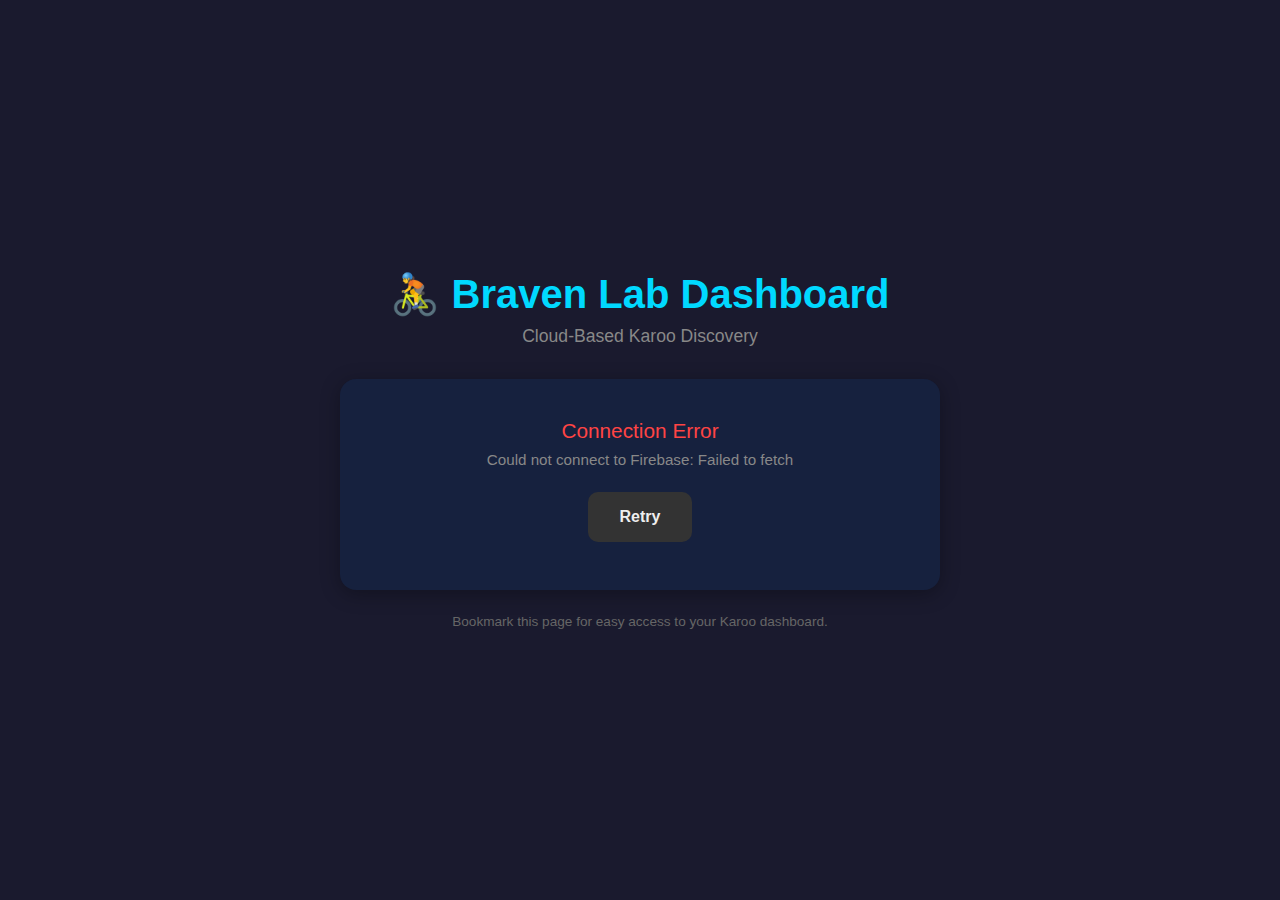
<file: docs/index.html>
<!doctype html>
<html lang="en">
  <head>
    <meta charset="UTF-8" />
    <meta name="viewport" content="width=device-width, initial-scale=1.0" />
    <title>Braven Lab Dashboard - Connect</title>
    <style>
      :root {
        --bg-color: #1a1a2e;
        --card-bg: #16213e;
        --text-color: #eee;
        --accent-color: #00d9ff;
        --success-color: #00ff88;
        --warning-color: #ffaa00;
        --error-color: #ff4444;
      }

      * {
        margin: 0;
        padding: 0;
        box-sizing: border-box;
      }

      body {
        font-family:
          -apple-system, BlinkMacSystemFont, "Segoe UI", Roboto, sans-serif;
        background: var(--bg-color);
        color: var(--text-color);
        min-height: 100vh;
        display: flex;
        flex-direction: column;
        align-items: center;
        justify-content: center;
        padding: 2rem;
      }

      .container {
        max-width: 600px;
        width: 100%;
        text-align: center;
      }

      h1 {
        font-size: 2.5rem;
        margin-bottom: 0.5rem;
        color: var(--accent-color);
      }

      .subtitle {
        color: #888;
        margin-bottom: 2rem;
        font-size: 1.1rem;
      }

      .status-card {
        background: var(--card-bg);
        border-radius: 16px;
        padding: 2.5rem;
        margin-bottom: 1.5rem;
        box-shadow: 0 4px 20px rgba(0, 0, 0, 0.3);
      }

      .spinner {
        width: 60px;
        height: 60px;
        border: 4px solid #333;
        border-top-color: var(--accent-color);
        border-radius: 50%;
        animation: spin 1s linear infinite;
        margin: 0 auto 1.5rem;
      }

      @keyframes spin {
        to {
          transform: rotate(360deg);
        }
      }

      .status-text {
        font-size: 1.3rem;
        margin-bottom: 0.5rem;
      }

      .status-detail {
        color: #888;
        font-size: 0.95rem;
      }

      .hidden {
        display: none;
      }

      .found-url {
        font-size: 1.5rem;
        color: var(--success-color);
        margin: 1rem 0;
        word-break: break-all;
      }

      .btn {
        display: inline-block;
        padding: 1rem 2rem;
        border-radius: 10px;
        font-size: 1rem;
        cursor: pointer;
        text-decoration: none;
        transition: all 0.2s;
        border: none;
        font-weight: 600;
        margin: 0.5rem;
      }

      .btn-primary {
        background: var(--accent-color);
        color: var(--bg-color);
      }

      .btn-primary:hover {
        background: #00b8d9;
        transform: translateY(-2px);
        box-shadow: 0 4px 15px rgba(0, 217, 255, 0.3);
      }

      .btn-secondary {
        background: #333;
        color: var(--text-color);
      }

      .btn-secondary:hover {
        background: #444;
      }

      .timestamp {
        font-size: 0.85rem;
        color: #666;
        margin-top: 1rem;
      }

      .setup-needed {
        text-align: left;
        margin-top: 2rem;
      }

      .setup-needed h3 {
        color: var(--warning-color);
        margin-bottom: 1rem;
      }

      .setup-needed ol {
        margin-left: 1.5rem;
        line-height: 1.8;
      }

      .setup-needed code {
        background: #0d1b2a;
        padding: 0.2rem 0.5rem;
        border-radius: 4px;
        font-size: 0.9rem;
      }

      .config-form {
        margin-top: 2rem;
        padding-top: 1.5rem;
        border-top: 1px solid #333;
      }

      .config-form input {
        background: #0d1b2a;
        border: 2px solid #333;
        border-radius: 10px;
        padding: 0.8rem 1rem;
        color: var(--text-color);
        font-size: 1rem;
        width: 100%;
        max-width: 400px;
        margin-bottom: 1rem;
      }

      .config-form input:focus {
        outline: none;
        border-color: var(--accent-color);
      }

      .countdown {
        color: var(--accent-color);
        font-weight: bold;
      }

      .auto-redirect-note {
        background: #0d1b2a;
        border-radius: 10px;
        padding: 1rem;
        margin-top: 1rem;
        font-size: 0.9rem;
        color: #888;
      }
    </style>
  </head>
  <body>
    <div class="container">
      <h1>🚴 Braven Lab Dashboard</h1>
      <p class="subtitle">Cloud-Based Karoo Discovery</p>

      <div class="status-card">
        <!-- Loading State -->
        <div id="loading">
          <div class="spinner"></div>
          <p class="status-text">Checking for Karoo...</p>
          <p class="status-detail" id="loadingDetail">
            Connecting to Firebase...
          </p>
        </div>

        <!-- Found State -->
        <div id="found" class="hidden">
          <p class="status-text" style="color: var(--success-color)">
            ✓ Karoo Online!
          </p>
          <p class="found-url" id="foundUrl"></p>
          <p class="timestamp" id="lastSeen"></p>
          <div class="auto-redirect-note">
            Auto-redirecting in
            <span id="countdown" class="countdown">5</span> seconds...
          </div>
          <div style="margin-top: 1.5rem">
            <a href="#" id="btnDashboard" class="btn btn-primary"
              >Launch Dashboard</a
            >
          </div>
        </div>

        <!-- Offline State -->
        <div id="offline" class="hidden">
          <p class="status-text" style="color: var(--warning-color)">
            ⚠ Karoo Offline
          </p>
          <p class="status-detail">
            The Karoo hasn't reported its status recently.<br />
            Make sure the device is powered on and connected to WiFi.
          </p>
          <p class="timestamp" id="lastSeenOffline"></p>
          <button
            class="btn btn-primary"
            onclick="checkStatus()"
            style="margin-top: 1.5rem"
          >
            Refresh
          </button>
        </div>

        <!-- Not Configured State -->
        <div id="notConfigured" class="hidden">
          <p class="status-text" style="color: var(--error-color)">
            Setup Required
          </p>
          <p class="status-detail">Enter your Firebase Database URL below.</p>

          <div class="config-form">
            <input
              type="text"
              id="firebaseUrl"
              placeholder="https://your-project.firebaseio.com"
            />
            <br />
            <input
              type="text"
              id="deviceId"
              placeholder="Device ID (default: braven-karoo)"
              value="braven-karoo"
            />
            <br />
            <button class="btn btn-primary" onclick="saveConfig()">
              Connect
            </button>
          </div>

          <div class="setup-needed">
            <h3>First Time Setup:</h3>
            <ol>
              <li>
                Create a
                <a
                  href="https://console.firebase.google.com/"
                  target="_blank"
                  style="color: var(--accent-color)"
                  >Firebase project</a
                >
              </li>
              <li>Go to Realtime Database → Create Database</li>
              <li>
                Set rules to allow read/write (for testing):<br />
                <code>{ "rules": { ".read": true, ".write": true } }</code>
              </li>
              <li>
                Copy your database URL (e.g.,
                <code>https://xyz.firebaseio.com</code>)
              </li>
              <li>Enter it above</li>
              <li>
                Update <code>FIREBASE_URL</code> in your app's build.gradle.kts
              </li>
            </ol>
          </div>
        </div>

        <!-- Error State -->
        <div id="error" class="hidden">
          <p class="status-text" style="color: var(--error-color)">
            Connection Error
          </p>
          <p class="status-detail" id="errorDetail"></p>
          <button
            class="btn btn-secondary"
            onclick="checkStatus()"
            style="margin-top: 1.5rem"
          >
            Retry
          </button>
        </div>
      </div>

      <p style="color: #666; font-size: 0.85rem">
        Bookmark this page for easy access to your Karoo dashboard.
      </p>
    </div>

    <script>
      const STALE_THRESHOLD_MS = 120000; // 2 minutes - consider offline if no update
      const REDIRECT_DELAY = 5;
      const REFRESH_INTERVAL_MS = 10000; // Check every 10 seconds

      // Default Firebase URL - pre-configured for Braven Lab
      const DEFAULT_FIREBASE_URL =
        "https://braven-deee0-default-rtdb.us-central1.firebasedatabase.app";

      let firebaseUrl =
        localStorage.getItem("braven-firebase-url") || DEFAULT_FIREBASE_URL;
      let deviceId = localStorage.getItem("braven-device-id") || "braven-karoo";
      let redirectTimer = null;
      let refreshTimer = null;

      function showState(state) {
        ["loading", "found", "offline", "notConfigured", "error"].forEach(
          (s) => {
            document.getElementById(s).classList.toggle("hidden", s !== state);
          },
        );

        // Stop redirect timer when changing states
        if (state !== "found" && redirectTimer) {
          clearInterval(redirectTimer);
          redirectTimer = null;
        }
      }

      function formatTimestamp(timestamp) {
        if (!timestamp) return "Unknown";
        const date = new Date(timestamp);
        const now = new Date();
        const diffMs = now - date;

        if (diffMs < 60000) {
          return "Just now";
        } else if (diffMs < 3600000) {
          const mins = Math.floor(diffMs / 60000);
          return `${mins} minute${mins > 1 ? "s" : ""} ago`;
        } else if (diffMs < 86400000) {
          const hours = Math.floor(diffMs / 3600000);
          return `${hours} hour${hours > 1 ? "s" : ""} ago`;
        } else {
          return date.toLocaleString();
        }
      }

      async function checkStatus() {
        if (!firebaseUrl) {
          showState("notConfigured");
          return;
        }

        showState("loading");
        document.getElementById("loadingDetail").textContent =
          "Fetching device status...";

        try {
          const url = `${firebaseUrl}/devices/${deviceId}.json`;
          const response = await fetch(url);

          if (!response.ok) {
            throw new Error(`HTTP ${response.status}`);
          }

          const data = await response.json();

          if (!data || !data.ip) {
            document.getElementById("loadingDetail").textContent =
              "No device data found";
            setTimeout(() => showState("offline"), 1000);
            document.getElementById("lastSeenOffline").textContent =
              "Device has never connected";
            return;
          }

          const now = Date.now();
          const lastUpdate = data.timestamp || 0;
          const isStale = now - lastUpdate > STALE_THRESHOLD_MS;

          if (isStale) {
            showState("offline");
            document.getElementById("lastSeenOffline").textContent =
              `Last seen: ${formatTimestamp(lastUpdate)}`;
          } else {
            showFound(data);
          }
        } catch (e) {
          console.error("Firebase fetch error:", e);
          showState("error");
          document.getElementById("errorDetail").textContent =
            `Could not connect to Firebase: ${e.message}`;
        }
      }

      function showFound(data) {
        const url = data.url || `http://${data.ip}:${data.port || 8080}`;

        showState("found");
        document.getElementById("foundUrl").textContent = url;
        document.getElementById("lastSeen").textContent =
          `Last update: ${formatTimestamp(data.timestamp)}`;

        document.getElementById("btnDashboard").href = url;

        // Start auto-redirect countdown
        startRedirectCountdown(url);
      }

      function startRedirectCountdown(url) {
        if (redirectTimer) {
          clearInterval(redirectTimer);
        }

        let seconds = REDIRECT_DELAY;
        const countdownEl = document.getElementById("countdown");
        countdownEl.textContent = seconds;

        redirectTimer = setInterval(() => {
          seconds--;
          countdownEl.textContent = seconds;

          if (seconds <= 0) {
            clearInterval(redirectTimer);
            window.location.href = url;
          }
        }, 1000);
      }

      function saveConfig() {
        const urlInput = document.getElementById("firebaseUrl").value.trim();
        const idInput =
          document.getElementById("deviceId").value.trim() || "braven-karoo";

        if (!urlInput) {
          alert("Please enter a Firebase Database URL");
          return;
        }

        // Clean up URL - remove trailing slash
        firebaseUrl = urlInput.replace(/\/$/, "");
        deviceId = idInput;

        localStorage.setItem("braven-firebase-url", firebaseUrl);
        localStorage.setItem("braven-device-id", deviceId);

        checkStatus();
      }

      // Cancel redirect when clicking buttons
      document.querySelectorAll(".btn").forEach((btn) => {
        btn.addEventListener("click", (e) => {
          if (redirectTimer && btn.getAttribute("href")) {
            clearInterval(redirectTimer);
            redirectTimer = null;
          }
        });
      });

      // Handle Enter key in config form
      document
        .getElementById("firebaseUrl")
        .addEventListener("keypress", (e) => {
          if (e.key === "Enter") saveConfig();
        });

      document.getElementById("deviceId").addEventListener("keypress", (e) => {
        if (e.key === "Enter") saveConfig();
      });

      // Start on page load
      document.addEventListener("DOMContentLoaded", () => {
        // Pre-fill saved values
        if (firebaseUrl) {
          document.getElementById("firebaseUrl").value = firebaseUrl;
        }
        if (deviceId) {
          document.getElementById("deviceId").value = deviceId;
        }

        checkStatus();

        // Set up periodic refresh
        refreshTimer = setInterval(() => {
          // Only refresh if we're showing found or offline state
          const foundEl = document.getElementById("found");
          const offlineEl = document.getElementById("offline");
          if (
            !foundEl.classList.contains("hidden") ||
            !offlineEl.classList.contains("hidden")
          ) {
            // Refresh silently (don't show loading spinner)
            silentRefresh();
          }
        }, REFRESH_INTERVAL_MS);
      });

      async function silentRefresh() {
        if (!firebaseUrl) return;

        try {
          const url = `${firebaseUrl}/devices/${deviceId}.json`;
          const response = await fetch(url);
          if (!response.ok) return;

          const data = await response.json();
          if (!data || !data.ip) return;

          const now = Date.now();
          const lastUpdate = data.timestamp || 0;
          const isStale = now - lastUpdate > STALE_THRESHOLD_MS;

          // Update last seen time
          const foundEl = document.getElementById("found");
          if (!foundEl.classList.contains("hidden")) {
            document.getElementById("lastSeen").textContent =
              `Last update: ${formatTimestamp(lastUpdate)}`;

            // If became stale, switch to offline
            if (isStale) {
              showState("offline");
              document.getElementById("lastSeenOffline").textContent =
                `Last seen: ${formatTimestamp(lastUpdate)}`;
            }
          } else {
            // If was offline but now online, switch to found
            if (!isStale) {
              showFound(data);
            } else {
              document.getElementById("lastSeenOffline").textContent =
                `Last seen: ${formatTimestamp(lastUpdate)}`;
            }
          }
        } catch (e) {
          console.error("Silent refresh error:", e);
        }
      }
    </script>
  </body>
</html>
</file>
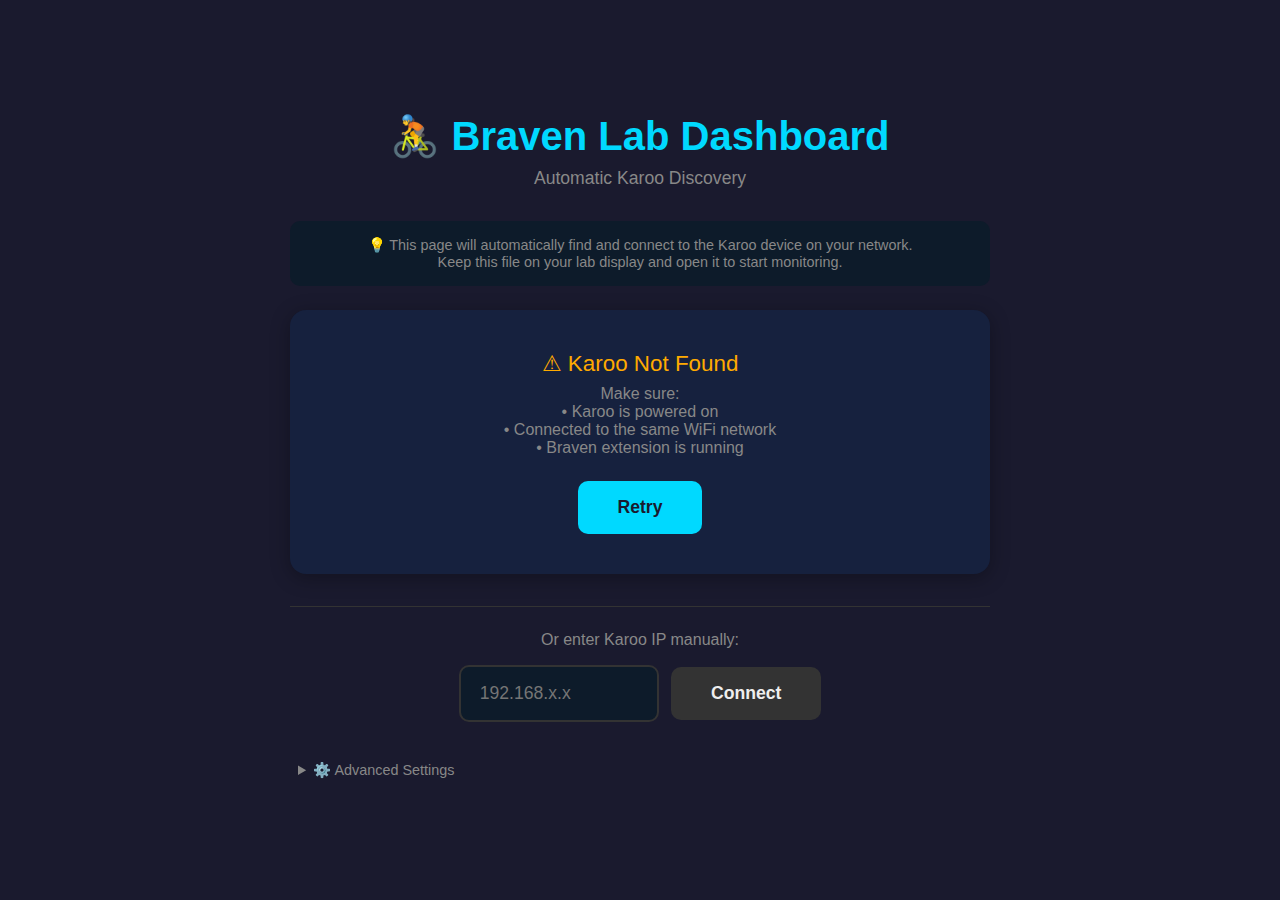
<file: lab-display/braven-discovery.html>
<!doctype html>
<html lang="en">
  <head>
    <meta charset="UTF-8" />
    <meta name="viewport" content="width=device-width, initial-scale=1.0" />
    <title>Braven Lab Dashboard - Auto Discovery</title>
    <style>
      :root {
        --bg-color: #1a1a2e;
        --card-bg: #16213e;
        --text-color: #eee;
        --accent-color: #00d9ff;
        --success-color: #00ff88;
        --warning-color: #ffaa00;
        --error-color: #ff4444;
      }

      * {
        margin: 0;
        padding: 0;
        box-sizing: border-box;
      }

      body {
        font-family:
          -apple-system, BlinkMacSystemFont, "Segoe UI", Roboto, sans-serif;
        background: var(--bg-color);
        color: var(--text-color);
        min-height: 100vh;
        display: flex;
        flex-direction: column;
        align-items: center;
        justify-content: center;
        padding: 2rem;
      }

      .container {
        max-width: 700px;
        width: 100%;
        text-align: center;
      }

      h1 {
        font-size: 2.5rem;
        margin-bottom: 0.5rem;
        color: var(--accent-color);
      }

      .subtitle {
        color: #888;
        margin-bottom: 2rem;
        font-size: 1.1rem;
      }

      .status-card {
        background: var(--card-bg);
        border-radius: 16px;
        padding: 2.5rem;
        margin-bottom: 1.5rem;
        box-shadow: 0 4px 20px rgba(0, 0, 0, 0.3);
      }

      .spinner {
        width: 80px;
        height: 80px;
        border: 5px solid #333;
        border-top-color: var(--accent-color);
        border-radius: 50%;
        animation: spin 1s linear infinite;
        margin: 0 auto 1.5rem;
      }

      @keyframes spin {
        to {
          transform: rotate(360deg);
        }
      }

      .status-text {
        font-size: 1.4rem;
        margin-bottom: 0.5rem;
      }

      .progress-text {
        color: #888;
        font-size: 1rem;
      }

      .found {
        display: none;
      }

      .found.visible {
        display: block;
      }

      .found-url {
        font-size: 1.8rem;
        color: var(--success-color);
        margin: 1.5rem 0;
        word-break: break-all;
      }

      .btn {
        display: inline-block;
        padding: 1rem 2.5rem;
        border-radius: 10px;
        font-size: 1.1rem;
        cursor: pointer;
        text-decoration: none;
        transition: all 0.2s;
        border: none;
        font-weight: 600;
      }

      .btn-primary {
        background: var(--accent-color);
        color: var(--bg-color);
      }

      .btn-primary:hover {
        background: #00b8d9;
        transform: translateY(-2px);
        box-shadow: 0 4px 15px rgba(0, 217, 255, 0.3);
      }

      .btn-secondary {
        background: #333;
        color: var(--text-color);
      }

      .btn-secondary:hover {
        background: #444;
      }

      .view-buttons {
        display: flex;
        gap: 1rem;
        justify-content: center;
        flex-wrap: wrap;
        margin-top: 1.5rem;
      }

      .manual-entry {
        margin-top: 2rem;
        padding-top: 1.5rem;
        border-top: 1px solid #333;
      }

      .manual-entry input {
        background: #0d1b2a;
        border: 2px solid #333;
        border-radius: 10px;
        padding: 1rem 1.2rem;
        color: var(--text-color);
        font-size: 1.1rem;
        width: 200px;
        margin-right: 0.5rem;
      }

      .manual-entry input:focus {
        outline: none;
        border-color: var(--accent-color);
      }

      .error-message {
        color: var(--error-color);
        margin-top: 1rem;
        display: none;
      }

      .error-message.visible {
        display: block;
      }

      .settings {
        margin-top: 2rem;
        text-align: left;
        font-size: 0.9rem;
        color: #666;
      }

      .settings summary {
        cursor: pointer;
        color: #888;
        padding: 0.5rem;
      }

      .settings-content {
        margin-top: 1rem;
        padding: 1.5rem;
        background: #0d1b2a;
        border-radius: 10px;
      }

      .settings label {
        display: block;
        margin-bottom: 0.75rem;
      }

      .settings input[type="text"] {
        background: var(--card-bg);
        border: 1px solid #333;
        border-radius: 6px;
        padding: 0.6rem;
        color: var(--text-color);
        width: 150px;
        margin-left: 0.5rem;
      }

      .auto-connect-info {
        background: #0d1b2a;
        border-radius: 10px;
        padding: 1rem 1.5rem;
        margin-bottom: 1.5rem;
        font-size: 0.9rem;
        color: #888;
      }

      .countdown {
        color: var(--accent-color);
        font-weight: bold;
      }
    </style>
  </head>
  <body>
    <div class="container">
      <h1>🚴 Braven Lab Dashboard</h1>
      <p class="subtitle">Automatic Karoo Discovery</p>

      <div class="auto-connect-info">
        💡 This page will automatically find and connect to the Karoo device on
        your network.
        <br />Keep this file on your lab display and open it to start
        monitoring.
      </div>

      <div class="status-card">
        <!-- Scanning State -->
        <div id="scanning">
          <div class="spinner"></div>
          <p class="status-text">Searching for Karoo...</p>
          <p class="progress-text" id="progress">Checking saved address...</p>
        </div>

        <!-- Found State -->
        <div id="found" class="found">
          <p class="status-text" style="color: var(--success-color)">
            ✓ Karoo Found!
          </p>
          <p class="found-url" id="foundUrl"></p>
          <p class="progress-text">
            Auto-redirecting in
            <span id="countdown" class="countdown">3</span> seconds...
          </p>
          <div class="view-buttons">
            <a href="#" id="btnCoach" class="btn btn-primary">Coach View</a>
            <a href="#" id="btnAthlete" class="btn btn-primary">Athlete View</a>
            <a href="#" id="btnMain" class="btn btn-secondary"
              >Main Dashboard</a
            >
          </div>
        </div>

        <!-- Not Found State -->
        <div id="notFound" class="found">
          <p class="status-text" style="color: var(--warning-color)">
            ⚠ Karoo Not Found
          </p>
          <p class="progress-text">
            Make sure:<br />
            • Karoo is powered on<br />
            • Connected to the same WiFi network<br />
            • Braven extension is running
          </p>
          <button
            class="btn btn-primary"
            onclick="startScan()"
            style="margin-top: 1.5rem"
          >
            Retry
          </button>
        </div>
      </div>

      <div class="manual-entry">
        <p style="margin-bottom: 1rem; color: #888">
          Or enter Karoo IP manually:
        </p>
        <input type="text" id="manualIp" placeholder="192.168.x.x" />
        <button class="btn btn-secondary" onclick="tryManualIp()">
          Connect
        </button>
        <p class="error-message" id="manualError">
          Could not connect to that address
        </p>
      </div>

      <details class="settings">
        <summary>⚙️ Advanced Settings</summary>
        <div class="settings-content">
          <label>
            Subnet prefix:
            <input type="text" id="subnet" value="192.168.8" />
          </label>
          <label>
            Port:
            <input type="text" id="port" value="8080" />
          </label>
          <label style="margin-top: 1rem">
            <input type="checkbox" id="autoRedirect" checked />
            Auto-redirect to Coach view when found
          </label>
          <p style="margin-top: 1rem; color: #666; font-size: 0.85rem">
            The scanner will check IPs from .1 to .254 in the specified subnet.
          </p>
        </div>
      </details>
    </div>

    <script>
      const SCAN_TIMEOUT = 400; // ms per IP
      const BATCH_SIZE = 25; // IPs to scan in parallel
      const REDIRECT_DELAY = 3; // seconds before auto-redirect

      let foundUrl = null;
      let redirectTimer = null;

      async function checkMdns() {
        const mdnsUrls = [
          "http://braven-karoo.local:8080",
          "http://braven-karoo:8080",
        ];

        for (const url of mdnsUrls) {
          updateProgress(`Trying mDNS: ${url}`);
          try {
            const response = await fetchWithTimeout(
              `${url}/api/discovery`,
              SCAN_TIMEOUT * 3,
            );
            if (response.ok) {
              const data = await response.json();
              if (data.service === "braven-dashboard") {
                return url;
              }
            }
          } catch (e) {
            // mDNS not available
          }
        }
        return null;
      }

      async function scanSubnet() {
        const subnet = document.getElementById("subnet").value || "192.168.8";
        const port = document.getElementById("port").value || "8080";

        for (let start = 1; start <= 254; start += BATCH_SIZE) {
          const end = Math.min(start + BATCH_SIZE - 1, 254);
          updateProgress(`Scanning ${subnet}.${start} - ${subnet}.${end}...`);

          const promises = [];
          for (let i = start; i <= end; i++) {
            const ip = `${subnet}.${i}`;
            const url = `http://${ip}:${port}`;
            promises.push(checkHost(url));
          }

          const results = await Promise.all(promises);
          const found = results.find((r) => r !== null);
          if (found) {
            return found;
          }
        }

        return null;
      }

      async function checkHost(baseUrl) {
        try {
          const response = await fetchWithTimeout(
            `${baseUrl}/api/discovery`,
            SCAN_TIMEOUT,
          );
          if (response.ok) {
            const data = await response.json();
            if (data.service === "braven-dashboard") {
              return baseUrl;
            }
          }
        } catch (e) {
          // Host not responding
        }
        return null;
      }

      function fetchWithTimeout(url, timeout) {
        const controller = new AbortController();
        const timeoutId = setTimeout(() => controller.abort(), timeout);

        return fetch(url, {
          signal: controller.signal,
          mode: "cors",
        }).finally(() => clearTimeout(timeoutId));
      }

      function updateProgress(text) {
        document.getElementById("progress").textContent = text;
      }

      function showFound(url) {
        foundUrl = url;
        document.getElementById("scanning").style.display = "none";
        document.getElementById("notFound").style.display = "none";
        document.getElementById("found").style.display = "block";
        document.getElementById("foundUrl").textContent = url;

        document.getElementById("btnCoach").href = `${url}/coach`;
        document.getElementById("btnAthlete").href = `${url}/athlete`;
        document.getElementById("btnMain").href = url;

        // Save for next time
        localStorage.setItem("braven-karoo-url", url);

        // Start auto-redirect countdown
        const autoRedirect = document.getElementById("autoRedirect").checked;
        if (autoRedirect) {
          startRedirectCountdown();
        }
      }

      function startRedirectCountdown() {
        let seconds = REDIRECT_DELAY;
        const countdownEl = document.getElementById("countdown");
        countdownEl.textContent = seconds;

        redirectTimer = setInterval(() => {
          seconds--;
          countdownEl.textContent = seconds;

          if (seconds <= 0) {
            clearInterval(redirectTimer);
            window.location.href = `${foundUrl}/coach`;
          }
        }, 1000);
      }

      function showNotFound() {
        document.getElementById("scanning").style.display = "none";
        document.getElementById("found").style.display = "none";
        document.getElementById("notFound").style.display = "block";
      }

      function showScanning() {
        if (redirectTimer) {
          clearInterval(redirectTimer);
          redirectTimer = null;
        }
        document.getElementById("scanning").style.display = "block";
        document.getElementById("found").style.display = "none";
        document.getElementById("notFound").style.display = "none";
      }

      async function startScan() {
        showScanning();

        // Check saved URL first
        const savedUrl = localStorage.getItem("braven-karoo-url");
        if (savedUrl) {
          updateProgress(`Checking saved address: ${savedUrl}`);
          const result = await checkHost(savedUrl);
          if (result) {
            showFound(result);
            return;
          }
        }

        // Try mDNS
        updateProgress("Trying mDNS discovery...");
        let found = await checkMdns();
        if (found) {
          showFound(found);
          return;
        }

        // Fall back to subnet scan
        updateProgress("Scanning network...");
        found = await scanSubnet();

        if (found) {
          showFound(found);
        } else {
          showNotFound();
        }
      }

      async function tryManualIp() {
        const ip = document.getElementById("manualIp").value.trim();
        const port = document.getElementById("port").value || "8080";
        const errorEl = document.getElementById("manualError");

        if (!ip) {
          errorEl.textContent = "Please enter an IP address";
          errorEl.classList.add("visible");
          return;
        }

        errorEl.classList.remove("visible");
        const url = `http://${ip}:${port}`;

        try {
          const result = await checkHost(url);
          if (result) {
            showFound(result);
          } else {
            errorEl.textContent = "Braven Dashboard not found at that address";
            errorEl.classList.add("visible");
          }
        } catch (e) {
          errorEl.textContent = "Could not connect to that address";
          errorEl.classList.add("visible");
        }
      }

      // Start on page load
      document.addEventListener("DOMContentLoaded", () => {
        startScan();
      });

      // Handle Enter key
      document.getElementById("manualIp").addEventListener("keypress", (e) => {
        if (e.key === "Enter") {
          tryManualIp();
        }
      });

      // Cancel redirect when clicking buttons manually
      document.querySelectorAll(".btn").forEach((btn) => {
        btn.addEventListener("click", () => {
          if (redirectTimer) {
            clearInterval(redirectTimer);
            redirectTimer = null;
          }
        });
      });
    </script>
  </body>
</html>
</file>
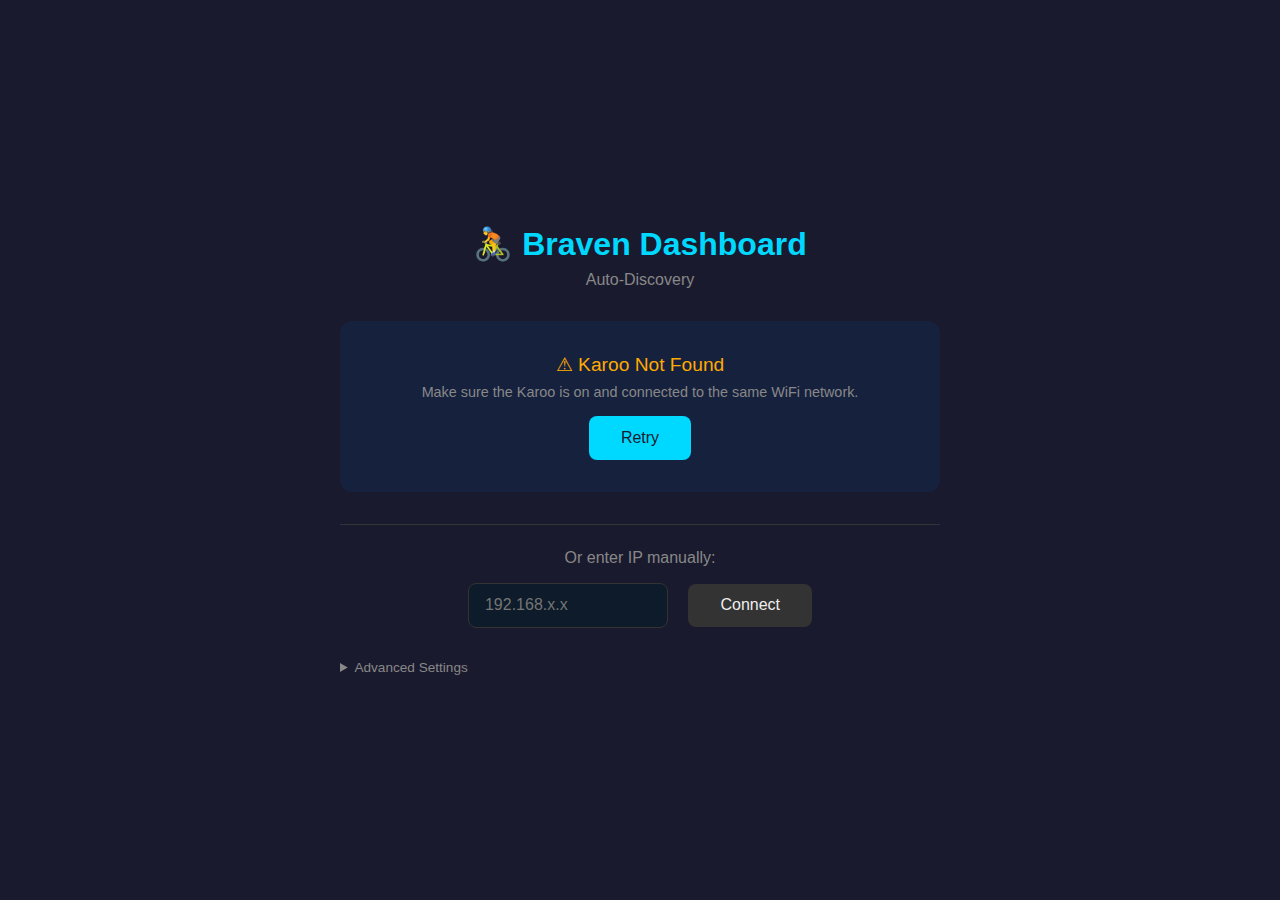
<file: app/src/main/assets/web/discovery.html>
<!doctype html>
<html lang="en">
  <head>
    <meta charset="UTF-8" />
    <meta name="viewport" content="width=device-width, initial-scale=1.0" />
    <title>Braven Dashboard - Discovery</title>
    <style>
      :root {
        --bg-color: #1a1a2e;
        --card-bg: #16213e;
        --text-color: #eee;
        --accent-color: #00d9ff;
        --success-color: #00ff88;
        --warning-color: #ffaa00;
        --error-color: #ff4444;
      }

      * {
        margin: 0;
        padding: 0;
        box-sizing: border-box;
      }

      body {
        font-family:
          -apple-system, BlinkMacSystemFont, "Segoe UI", Roboto, sans-serif;
        background: var(--bg-color);
        color: var(--text-color);
        min-height: 100vh;
        display: flex;
        flex-direction: column;
        align-items: center;
        justify-content: center;
        padding: 2rem;
      }

      .container {
        max-width: 600px;
        width: 100%;
        text-align: center;
      }

      h1 {
        font-size: 2rem;
        margin-bottom: 0.5rem;
        color: var(--accent-color);
      }

      .subtitle {
        color: #888;
        margin-bottom: 2rem;
      }

      .status-card {
        background: var(--card-bg);
        border-radius: 12px;
        padding: 2rem;
        margin-bottom: 1.5rem;
      }

      .spinner {
        width: 60px;
        height: 60px;
        border: 4px solid #333;
        border-top-color: var(--accent-color);
        border-radius: 50%;
        animation: spin 1s linear infinite;
        margin: 0 auto 1.5rem;
      }

      @keyframes spin {
        to {
          transform: rotate(360deg);
        }
      }

      .status-text {
        font-size: 1.2rem;
        margin-bottom: 0.5rem;
      }

      .progress-text {
        color: #888;
        font-size: 0.9rem;
      }

      .found {
        display: none;
      }

      .found.visible {
        display: block;
      }

      .found-url {
        font-size: 1.5rem;
        color: var(--success-color);
        margin: 1rem 0;
        word-break: break-all;
      }

      .btn {
        display: inline-block;
        padding: 0.8rem 2rem;
        border-radius: 8px;
        font-size: 1rem;
        cursor: pointer;
        text-decoration: none;
        transition: all 0.2s;
        border: none;
      }

      .btn-primary {
        background: var(--accent-color);
        color: var(--bg-color);
      }

      .btn-primary:hover {
        background: #00b8d9;
        transform: translateY(-2px);
      }

      .btn-secondary {
        background: #333;
        color: var(--text-color);
        margin-left: 0.5rem;
      }

      .btn-secondary:hover {
        background: #444;
      }

      .manual-entry {
        margin-top: 2rem;
        padding-top: 1.5rem;
        border-top: 1px solid #333;
      }

      .manual-entry input {
        background: #0d1b2a;
        border: 1px solid #333;
        border-radius: 8px;
        padding: 0.8rem 1rem;
        color: var(--text-color);
        font-size: 1rem;
        width: 200px;
        margin-right: 0.5rem;
      }

      .manual-entry input:focus {
        outline: none;
        border-color: var(--accent-color);
      }

      .error-message {
        color: var(--error-color);
        margin-top: 1rem;
        display: none;
      }

      .error-message.visible {
        display: block;
      }

      .view-buttons {
        display: flex;
        gap: 1rem;
        justify-content: center;
        flex-wrap: wrap;
        margin-top: 1rem;
      }

      .settings {
        margin-top: 2rem;
        text-align: left;
        font-size: 0.85rem;
        color: #666;
      }

      .settings summary {
        cursor: pointer;
        color: #888;
      }

      .settings-content {
        margin-top: 1rem;
        padding: 1rem;
        background: #0d1b2a;
        border-radius: 8px;
      }

      .settings label {
        display: block;
        margin-bottom: 0.5rem;
      }

      .settings input[type="text"] {
        background: var(--card-bg);
        border: 1px solid #333;
        border-radius: 4px;
        padding: 0.5rem;
        color: var(--text-color);
        width: 150px;
        margin-left: 0.5rem;
      }
    </style>
  </head>
  <body>
    <div class="container">
      <h1>🚴 Braven Dashboard</h1>
      <p class="subtitle">Auto-Discovery</p>

      <div class="status-card">
        <!-- Scanning State -->
        <div id="scanning">
          <div class="spinner"></div>
          <p class="status-text">Searching for Karoo...</p>
          <p class="progress-text" id="progress">
            Trying mDNS: braven-karoo.local
          </p>
        </div>

        <!-- Found State -->
        <div id="found" class="found">
          <p class="status-text" style="color: var(--success-color)">
            ✓ Karoo Found!
          </p>
          <p class="found-url" id="foundUrl"></p>
          <div class="view-buttons">
            <a href="#" id="btnCoach" class="btn btn-primary">Coach View</a>
            <a href="#" id="btnAthlete" class="btn btn-primary">Athlete View</a>
            <a href="#" id="btnMain" class="btn btn-secondary"
              >Main Dashboard</a
            >
          </div>
        </div>

        <!-- Not Found State -->
        <div id="notFound" class="found">
          <p class="status-text" style="color: var(--warning-color)">
            ⚠ Karoo Not Found
          </p>
          <p class="progress-text">
            Make sure the Karoo is on and connected to the same WiFi network.
          </p>
          <button
            class="btn btn-primary"
            onclick="startScan()"
            style="margin-top: 1rem"
          >
            Retry
          </button>
        </div>
      </div>

      <div class="manual-entry">
        <p style="margin-bottom: 1rem; color: #888">Or enter IP manually:</p>
        <input type="text" id="manualIp" placeholder="192.168.x.x" />
        <button class="btn btn-secondary" onclick="tryManualIp()">
          Connect
        </button>
        <p class="error-message" id="manualError">
          Could not connect to that address
        </p>
      </div>

      <details class="settings">
        <summary>Advanced Settings</summary>
        <div class="settings-content">
          <label>
            Subnet prefix:
            <input type="text" id="subnet" value="192.168.8" />
          </label>
          <label style="margin-top: 0.5rem">
            Port:
            <input type="text" id="port" value="8080" />
          </label>
          <p style="margin-top: 1rem; color: #666">
            The scanner will check IPs from .1 to .254 in the specified subnet.
          </p>
        </div>
      </details>
    </div>

    <script>
      const SCAN_TIMEOUT = 500; // ms per IP
      const BATCH_SIZE = 20; // IPs to scan in parallel

      let foundUrl = null;

      async function checkMdns() {
        // Try mDNS first (works on most modern systems)
        const mdnsUrls = [
          "http://braven-karoo.local:8080",
          "http://braven-karoo:8080",
        ];

        for (const url of mdnsUrls) {
          updateProgress(`Trying mDNS: ${url}`);
          try {
            const response = await fetchWithTimeout(
              `${url}/api/discovery`,
              SCAN_TIMEOUT * 2,
            );
            if (response.ok) {
              const data = await response.json();
              if (data.service === "braven-dashboard") {
                return url;
              }
            }
          } catch (e) {
            // mDNS not available or not resolving
          }
        }
        return null;
      }

      async function scanSubnet() {
        const subnet = document.getElementById("subnet").value || "192.168.8";
        const port = document.getElementById("port").value || "8080";

        // Scan in batches for performance
        for (let start = 1; start <= 254; start += BATCH_SIZE) {
          const end = Math.min(start + BATCH_SIZE - 1, 254);
          updateProgress(`Scanning ${subnet}.${start} - ${subnet}.${end}...`);

          const promises = [];
          for (let i = start; i <= end; i++) {
            const ip = `${subnet}.${i}`;
            const url = `http://${ip}:${port}`;
            promises.push(checkHost(url));
          }

          const results = await Promise.all(promises);
          const found = results.find((r) => r !== null);
          if (found) {
            return found;
          }
        }

        return null;
      }

      async function checkHost(baseUrl) {
        try {
          const response = await fetchWithTimeout(
            `${baseUrl}/api/discovery`,
            SCAN_TIMEOUT,
          );
          if (response.ok) {
            const data = await response.json();
            if (data.service === "braven-dashboard") {
              return baseUrl;
            }
          }
        } catch (e) {
          // Host not responding
        }
        return null;
      }

      function fetchWithTimeout(url, timeout) {
        const controller = new AbortController();
        const timeoutId = setTimeout(() => controller.abort(), timeout);

        return fetch(url, {
          signal: controller.signal,
          mode: "cors",
        }).finally(() => clearTimeout(timeoutId));
      }

      function updateProgress(text) {
        document.getElementById("progress").textContent = text;
      }

      function showFound(url) {
        foundUrl = url;
        document.getElementById("scanning").style.display = "none";
        document.getElementById("notFound").style.display = "none";
        document.getElementById("found").style.display = "block";
        document.getElementById("foundUrl").textContent = url;

        document.getElementById("btnCoach").href = `${url}/coach`;
        document.getElementById("btnAthlete").href = `${url}/athlete`;
        document.getElementById("btnMain").href = url;

        // Save for next time
        localStorage.setItem("braven-karoo-url", url);
      }

      function showNotFound() {
        document.getElementById("scanning").style.display = "none";
        document.getElementById("found").style.display = "none";
        document.getElementById("notFound").style.display = "block";
      }

      function showScanning() {
        document.getElementById("scanning").style.display = "block";
        document.getElementById("found").style.display = "none";
        document.getElementById("notFound").style.display = "none";
      }

      async function startScan() {
        showScanning();

        // Check if we have a saved URL that still works
        const savedUrl = localStorage.getItem("braven-karoo-url");
        if (savedUrl) {
          updateProgress(`Checking saved address: ${savedUrl}`);
          const result = await checkHost(savedUrl);
          if (result) {
            showFound(result);
            return;
          }
        }

        // Try mDNS
        let found = await checkMdns();
        if (found) {
          showFound(found);
          return;
        }

        // Fall back to subnet scan
        updateProgress("mDNS not available, scanning network...");
        found = await scanSubnet();

        if (found) {
          showFound(found);
        } else {
          showNotFound();
        }
      }

      async function tryManualIp() {
        const ip = document.getElementById("manualIp").value.trim();
        const port = document.getElementById("port").value || "8080";
        const errorEl = document.getElementById("manualError");

        if (!ip) {
          errorEl.textContent = "Please enter an IP address";
          errorEl.classList.add("visible");
          return;
        }

        errorEl.classList.remove("visible");
        const url = `http://${ip}:${port}`;

        try {
          const result = await checkHost(url);
          if (result) {
            showFound(result);
          } else {
            errorEl.textContent = "Braven Dashboard not found at that address";
            errorEl.classList.add("visible");
          }
        } catch (e) {
          errorEl.textContent = "Could not connect to that address";
          errorEl.classList.add("visible");
        }
      }

      // Auto-detect subnet from current page URL (if served from Karoo)
      function detectSubnet() {
        try {
          const currentHost = window.location.hostname;
          if (currentHost && currentHost.match(/^\d+\.\d+\.\d+\.\d+$/)) {
            const parts = currentHost.split(".");
            if (parts.length === 4) {
              document.getElementById("subnet").value =
                `${parts[0]}.${parts[1]}.${parts[2]}`;
            }
          }
        } catch (e) {
          // Ignore
        }
      }

      // Start on page load
      document.addEventListener("DOMContentLoaded", () => {
        detectSubnet();
        startScan();
      });

      // Handle Enter key in manual IP input
      document.getElementById("manualIp").addEventListener("keypress", (e) => {
        if (e.key === "Enter") {
          tryManualIp();
        }
      });
    </script>
  </body>
</html>
</file>
